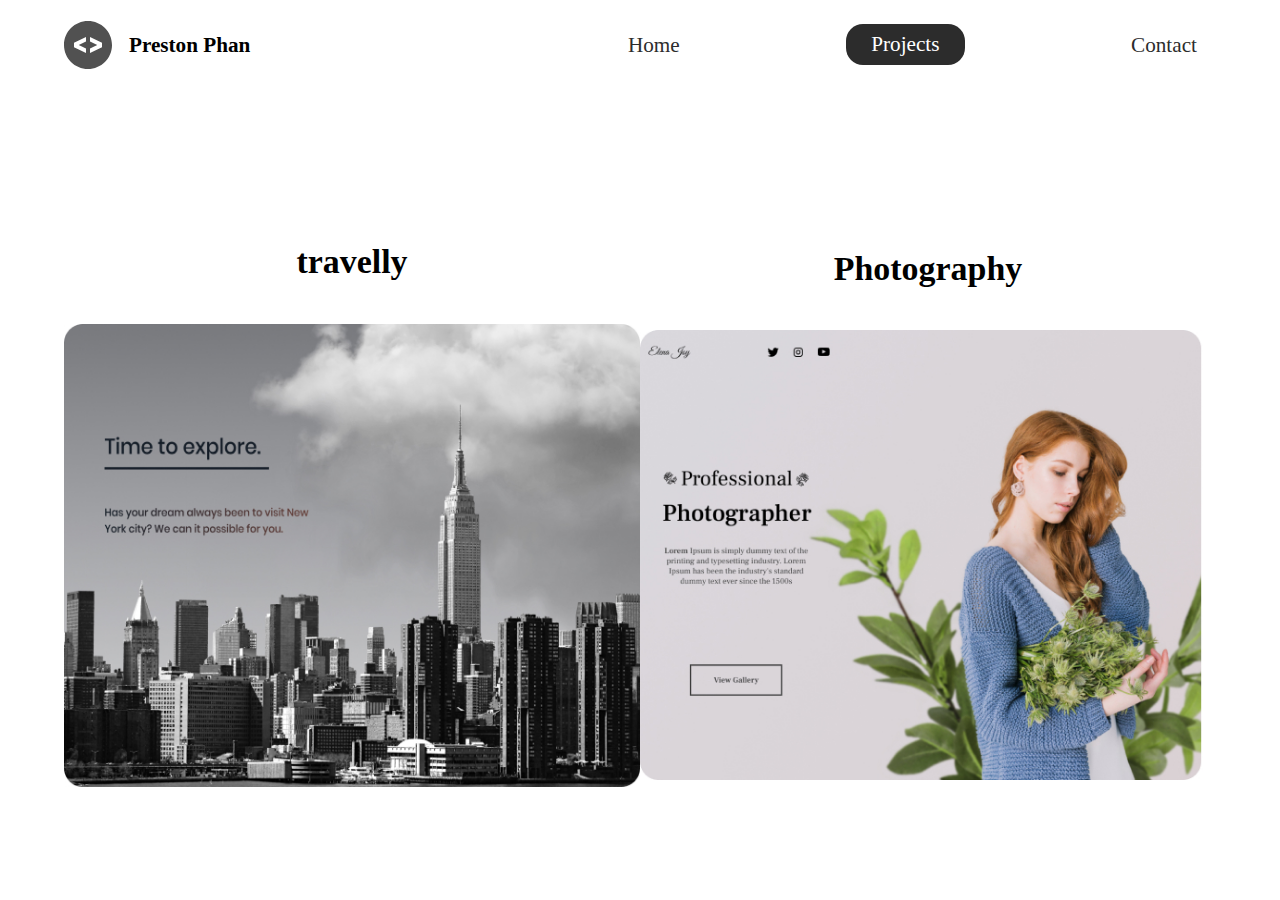
<file: Portfolio-website/projects/index.html>
<!DOCTYPE html>
<html lang="en">
  <head>
    <meta charset="UTF-8" />
    <meta name="viewport" content="width=device-width, initial-scale=1.0" />
    <meta http-equiv="X-UA-Compatible" content="ie=edge" />
    <meta
      name="description"
      content="Preston Phan is a front end Web developer looking for a job please"
    />
    <link rel="stylesheet" href="../styles/style.css" />
    <title>Preston Phan | Web Developer</title>
  </head>
  <body>
    <header class="main-head">
      <nav>
        <div class="logo">
          <img src="../icons/code.svg" alt="logo" />
          <h1>Preston Phan</h1>
        </div>
        <ul>
          <li><a href="../index.html">Home</a></li>
          <li><a class="active" href="./index.html">Projects</a></li>
          <li><a href="./contact">Contact</a></li>
        </ul>
      </nav>
    </header>
    <section class="projects">
      <div class="travelly">
        <h2>travelly</h2>
        <img src="../img/travelly.jpg" alt="Travelly project" />
      </div>
      <div class="elena">
        <h2>Photography</h2>
        <img src="../img/elena-joy.jpg" alt="Photography" />
      </div>
    </section>
  </body>
</html>
</file>
<file: Portfolio-website/styles/style.css>
* {
  margin: 0;
  padding: 0;
  -webkit-box-sizing: border-box;
          box-sizing: border-box;
}

@font-face {
  font-family: "Ruhl";
  src: url(/fonts/FrankRuhlLibre-Regular.ttf);
}

@font-face {
  font-family: "Ruhl Medium";
  src: url(/fonts/FrankRuhlLibre-Medium.ttf);
}

@font-face {
  font-family: "Vibes";
  src: url(/fonts/GreatVibes-Regular.ttf);
}

@font-face {
  font-family: "Great";
  src: url(/fonts/FrederickatheGreat-Regular.ttf);
}

html {
  font-size: 62.5%;
}

h1 {
  font-size: 2.5rem;
  /* How to declare a variable*/
}

li,
button,
label,
input,
a,
p {
  font-size: 2.5rem;
}

h2 {
  font-size: 4rem;
}

h3 {
  font-size: 2.5rem;
}

h4,
h5 {
  font-size: 2rem;
}

a {
  text-decoration: none;
  color: #2c2c2c;
}

.main-head {
  width: 95%;
  margin: 0 0 0 auto;
}

nav {
  display: -webkit-box;
  display: -ms-flexbox;
  display: flex;
  -webkit-box-pack: justify;
      -ms-flex-pack: justify;
          justify-content: space-between;
  -webkit-box-align: center;
      -ms-flex-align: center;
          align-items: center;
  -webkit-box-orient: horizontal;
  -webkit-box-direction: normal;
      -ms-flex-direction: row;
          flex-direction: row;
  min-height: 10vh;
  width: 60%;
  -ms-flex-wrap: wrap;
      flex-wrap: wrap;
}

nav .logo {
  display: -webkit-box;
  display: -ms-flexbox;
  display: flex;
  -webkit-box-pack: start;
      -ms-flex-pack: start;
          justify-content: flex-start;
  -webkit-box-align: center;
      -ms-flex-align: center;
          align-items: center;
  -webkit-box-orient: horizontal;
  -webkit-box-direction: normal;
      -ms-flex-direction: row;
          flex-direction: row;
  -webkit-box-flex: 1;
      -ms-flex: 1 1 10rem;
          flex: 1 1 10rem;
}

nav .logo h1 {
  margin: 2rem;
}

nav ul {
  display: -webkit-box;
  display: -ms-flexbox;
  display: flex;
  -ms-flex-pack: distribute;
      justify-content: space-around;
  -webkit-box-align: center;
      -ms-flex-align: center;
          align-items: center;
  -webkit-box-orient: horizontal;
  -webkit-box-direction: normal;
      -ms-flex-direction: row;
          flex-direction: row;
  list-style: none;
  -webkit-box-flex: 1;
      -ms-flex: 1 1 40rem;
          flex: 1 1 40rem;
}

.intro {
  min-height: 90vh;
  width: 90%;
  margin: auto;
  -ms-flex-wrap: wrap;
      flex-wrap: wrap;
  display: -webkit-box;
  display: -ms-flexbox;
  display: flex;
  -ms-flex-pack: distribute;
      justify-content: space-around;
  -webkit-box-align: center;
      -ms-flex-align: center;
          align-items: center;
  -webkit-box-orient: horizontal;
  -webkit-box-direction: normal;
      -ms-flex-direction: row;
          flex-direction: row;
}

.intro h2 {
  font-size: 8rem;
  padding: 2rem;
  background: -webkit-gradient(linear, left top, right top, from(#38d39f), to(#38a4d3));
  background: linear-gradient(left, #38d39f, #38a4d3);
  background-clip: text;
  -webkit-text-fill-color: transparent;
  display: inline-block;
}

.intro h3 {
  font-size: 6rem;
  padding: 2rem 0rem;
}

.intro h2 {
  padding: 2rem;
  color: #2c2c2c;
}

.splash {
  position: absolute;
  top: 0%;
  right: 0%;
  height: 100%;
  z-index: -1;
}

.intro-social {
  margin-top: 4rem;
}

.intro-social a {
  margin-right: 5rem;
}

.active {
  background: #2c2c2c;
  padding: 1rem 3rem;
  color: white;
  border-radius: 2rem;
}

.intro-text {
  -webkit-box-flex: 1;
      -ms-flex: 1 1 40rem;
          flex: 1 1 40rem;
}

.projects {
  width: 90%;
  margin: auto;
  min-height: 90vh;
  display: -webkit-box;
  display: -ms-flexbox;
  display: flex;
  -webkit-box-pack: justify;
      -ms-flex-pack: justify;
          justify-content: space-between;
  -webkit-box-align: center;
      -ms-flex-align: center;
          align-items: center;
  -webkit-box-orient: horizontal;
  -webkit-box-direction: normal;
      -ms-flex-direction: row;
          flex-direction: row;
  text-align: center;
  -ms-flex-wrap: wrap;
      flex-wrap: wrap;
}

.projects h2 {
  margin: 5rem;
}

.travelly,
.elena {
  -webkit-box-flex: 1;
      -ms-flex: 1 1 50rem;
          flex: 1 1 50rem;
}

.travelly img,
.elena img {
  height: 100%;
  width: 100%;
}

@media screen and (max-width: 1332px) {
  html {
    font-size: 53%;
  }
  .splash {
    display: none;
  }
  nav {
    width: 100%;
  }
}

@media screen and (max-width: 754px) {
  html {
    font-size: 45%;
  }
  .main-head {
    width: 100%;
  }
  nav .logo {
    display: -webkit-box;
    display: -ms-flexbox;
    display: flex;
    -webkit-box-pack: center;
        -ms-flex-pack: center;
            justify-content: center;
    -webkit-box-align: center;
        -ms-flex-align: center;
            align-items: center;
    -webkit-box-orient: vertical;
    -webkit-box-direction: normal;
        -ms-flex-direction: column;
            flex-direction: column;
    -webkit-box-flex: 1;
        -ms-flex: 1 1 20rem;
            flex: 1 1 20rem;
    margin-top: 2rem;
  }
  nav ul {
    -webkit-box-flex: 1;
        -ms-flex: 1 1 60rem;
            flex: 1 1 60rem;
    margin: 2rem 0rem;
  }
  .intro-text {
    margin: 5rem;
    text-align: center;
  }
  .intro-social {
    display: -webkit-box;
    display: -ms-flexbox;
    display: flex;
    -webkit-box-pack: center;
        -ms-flex-pack: center;
            justify-content: center;
    -webkit-box-align: center;
        -ms-flex-align: center;
            align-items: center;
    -webkit-box-orient: horizontal;
    -webkit-box-direction: normal;
        -ms-flex-direction: row;
            flex-direction: row;
  }
  .intro-social a {
    margin: 2rem;
  }
}
/*# sourceMappingURL=style.css.map */
</file>
